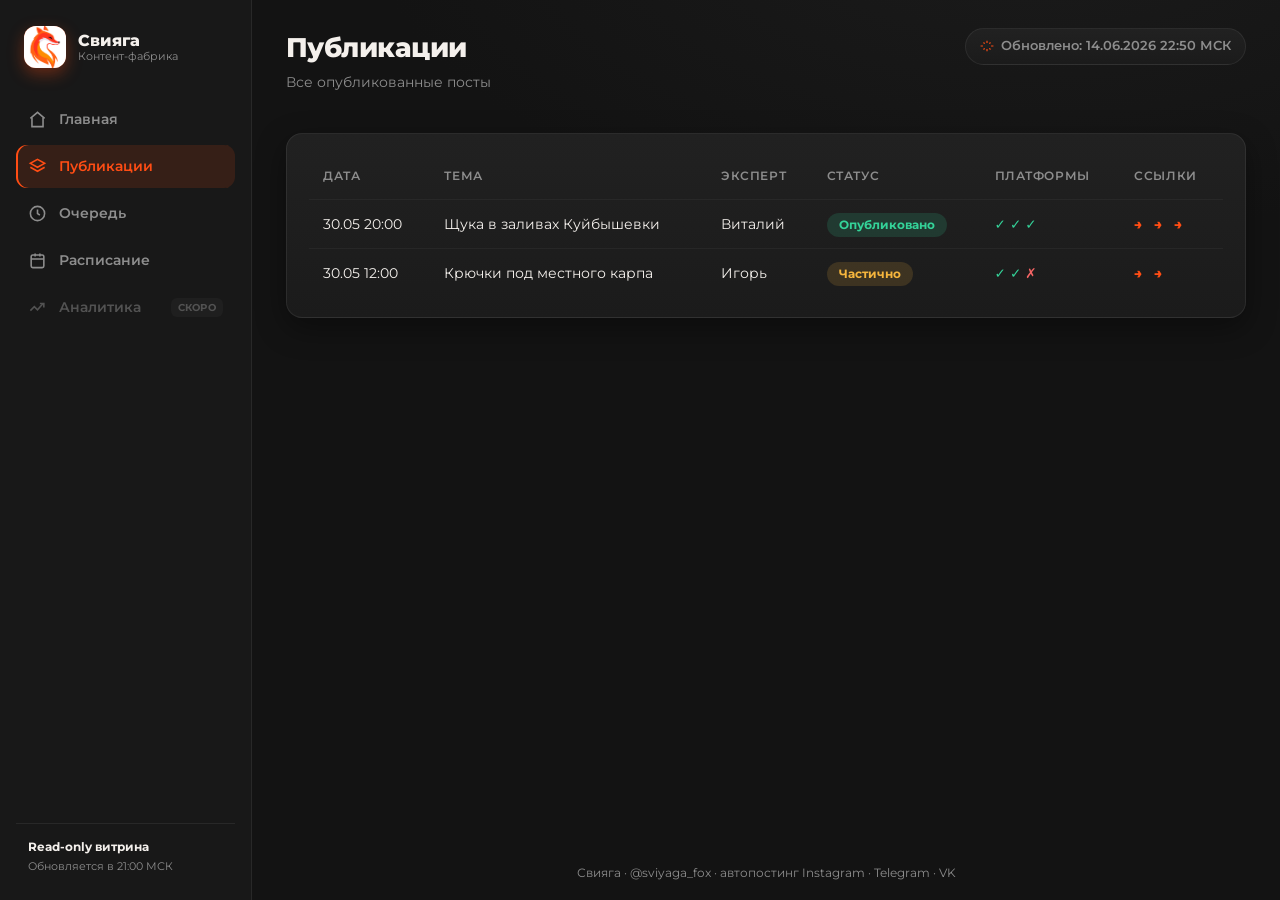
<file: posts.html>
<!DOCTYPE html>
<html lang="ru">
<head>
  <meta charset="utf-8">
  <meta name="viewport" content="width=device-width, initial-scale=1">
  <meta name="robots" content="noindex, nofollow">
  <title>Свияга · Публикации</title>
  <link rel="preconnect" href="https://fonts.googleapis.com">
  <link href="https://fonts.googleapis.com/css2?family=Montserrat:wght@400;500;600;700;800&display=swap" rel="stylesheet">
  <link rel="stylesheet" href="static/style.css">
</head>
<body>
  <div class="app">
    <aside class="sidebar">
      <div class="brand">
        <span class="brand-logo"><img src="static/logo.png" alt="" onerror="this.parentNode.textContent='🦊'"></span>
        <span class="brand-txt"><b>Свияга</b><i>Контент-фабрика</i></span>
      </div>
      <nav class="side-nav"><a href="index.html" class=""><svg viewBox="0 0 24 24" fill="none" stroke-width="2"><path d="M3 10.5 12 3l9 7.5"/><path d="M5 9.5V21h14V9.5"/></svg><span>Главная</span></a><a href="posts.html" class="active"><svg viewBox="0 0 24 24" fill="none" stroke-width="2"><path d="m12 3 9 5-9 5-9-5 9-5Z"/><path d="m3 13 9 5 9-5"/></svg><span>Публикации</span></a><a href="queue.html" class=""><svg viewBox="0 0 24 24" fill="none" stroke-width="2"><circle cx="12" cy="12" r="9"/><path d="M12 7v5l3 2"/></svg><span>Очередь</span></a><a href="schedule.html" class=""><svg viewBox="0 0 24 24" fill="none" stroke-width="2"><rect x="4" y="5" width="16" height="16" rx="2"/><path d="M4 10h16M9 3v4M15 3v4"/></svg><span>Расписание</span></a><a class="soon"><svg viewBox="0 0 24 24" fill="none" stroke-width="2"><path d="m3 16 5-5 4 4 7-8"/><path d="M15 7h5v5"/></svg><span>Аналитика</span><span class="soon-badge">СКОРО</span></a></nav>
      <div class="side-foot">
        <div class="side-note">Read-only витрина</div>
        <div class="side-sub">Обновляется в 21:00 МСК</div>
      </div>
    </aside>

    <main class="content">
      <header class="page-head">
        <div>
          <h1>Публикации</h1>
          <p class="page-sub">Все опубликованные посты</p>
        </div>
        <div class="updated"><svg viewBox="0 0 24 24" fill="none" stroke-width="2"><path d="M12 3v4M12 17v4M5 12H1M23 12h-4M6 6l2 2M18 18l-2-2M6 18l2-2M18 6l-2 2"/></svg> Обновлено: 14.06.2026 22:50 МСК</div>
      </header>
      <section class="panel"><table class="tbl"><thead><tr><th>Дата</th><th>Тема</th><th>Эксперт</th><th>Статус</th><th>Платформы</th><th>Ссылки</th></tr></thead><tbody><tr><td>30.05 20:00</td><td>Щука в заливах Куйбышевки</td><td>Виталий</td><td><span class='pill ok'>Опубликовано</span></td><td class='st'><span class="b b-ok">✓</span> <span class="b b-ok">✓</span> <span class="b b-ok">✓</span></td><td class='lk'><a href="https://instagram.com/p/ABC123" target="_blank" rel="noopener" title="Instagram">→</a> <a href="https://t.me/sviyaga_fox/42" target="_blank" rel="noopener" title="Telegram">→</a> <a href="https://vk.com/wall-225285016_15" target="_blank" rel="noopener" title="VK">→</a></td></tr><tr><td>30.05 12:00</td><td>Крючки под местного карпа</td><td>Игорь</td><td><span class='pill warn'>Частично</span></td><td class='st'><span class="b b-ok">✓</span> <span class="b b-ok">✓</span> <span class="b b-err">✗</span></td><td class='lk'><a href="https://instagram.com/p/XYZ" target="_blank" rel="noopener" title="Instagram">→</a> <a href="https://t.me/sviyaga_fox/41" target="_blank" rel="noopener" title="Telegram">→</a></td></tr></tbody></table></section>
      <footer class="foot">Свияга · @sviyaga_fox · автопостинг Instagram · Telegram · VK</footer>
    </main>
  </div>
</body>
</html>
</file>
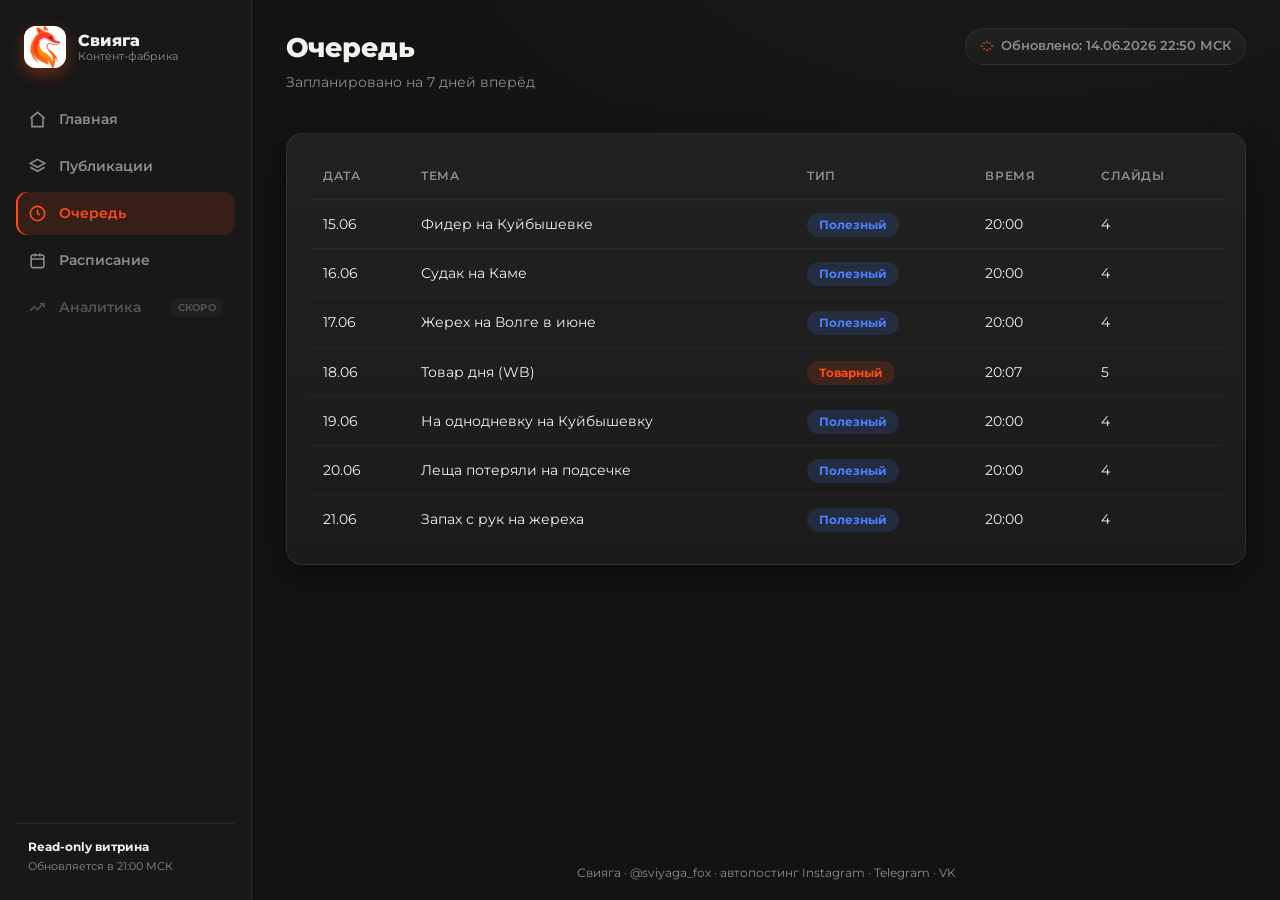
<file: queue.html>
<!DOCTYPE html>
<html lang="ru">
<head>
  <meta charset="utf-8">
  <meta name="viewport" content="width=device-width, initial-scale=1">
  <meta name="robots" content="noindex, nofollow">
  <title>Свияга · Очередь</title>
  <link rel="preconnect" href="https://fonts.googleapis.com">
  <link href="https://fonts.googleapis.com/css2?family=Montserrat:wght@400;500;600;700;800&display=swap" rel="stylesheet">
  <link rel="stylesheet" href="static/style.css">
</head>
<body>
  <div class="app">
    <aside class="sidebar">
      <div class="brand">
        <span class="brand-logo"><img src="static/logo.png" alt="" onerror="this.parentNode.textContent='🦊'"></span>
        <span class="brand-txt"><b>Свияга</b><i>Контент-фабрика</i></span>
      </div>
      <nav class="side-nav"><a href="index.html" class=""><svg viewBox="0 0 24 24" fill="none" stroke-width="2"><path d="M3 10.5 12 3l9 7.5"/><path d="M5 9.5V21h14V9.5"/></svg><span>Главная</span></a><a href="posts.html" class=""><svg viewBox="0 0 24 24" fill="none" stroke-width="2"><path d="m12 3 9 5-9 5-9-5 9-5Z"/><path d="m3 13 9 5 9-5"/></svg><span>Публикации</span></a><a href="queue.html" class="active"><svg viewBox="0 0 24 24" fill="none" stroke-width="2"><circle cx="12" cy="12" r="9"/><path d="M12 7v5l3 2"/></svg><span>Очередь</span></a><a href="schedule.html" class=""><svg viewBox="0 0 24 24" fill="none" stroke-width="2"><rect x="4" y="5" width="16" height="16" rx="2"/><path d="M4 10h16M9 3v4M15 3v4"/></svg><span>Расписание</span></a><a class="soon"><svg viewBox="0 0 24 24" fill="none" stroke-width="2"><path d="m3 16 5-5 4 4 7-8"/><path d="M15 7h5v5"/></svg><span>Аналитика</span><span class="soon-badge">СКОРО</span></a></nav>
      <div class="side-foot">
        <div class="side-note">Read-only витрина</div>
        <div class="side-sub">Обновляется в 21:00 МСК</div>
      </div>
    </aside>

    <main class="content">
      <header class="page-head">
        <div>
          <h1>Очередь</h1>
          <p class="page-sub">Запланировано на 7 дней вперёд</p>
        </div>
        <div class="updated"><svg viewBox="0 0 24 24" fill="none" stroke-width="2"><path d="M12 3v4M12 17v4M5 12H1M23 12h-4M6 6l2 2M18 18l-2-2M6 18l2-2M18 6l-2 2"/></svg> Обновлено: 14.06.2026 22:50 МСК</div>
      </header>
      <section class="panel"><table class="tbl"><thead><tr><th>Дата</th><th>Тема</th><th>Тип</th><th>Время</th><th>Слайды</th></tr></thead><tbody><tr><td>15.06</td><td>Фидер на Куйбышевке</td><td><span class='pill use'>Полезный</span></td><td>20:00</td><td>4</td></tr><tr><td>16.06</td><td>Судак на Каме</td><td><span class='pill use'>Полезный</span></td><td>20:00</td><td>4</td></tr><tr><td>17.06</td><td>Жерех на Волге в июне</td><td><span class='pill use'>Полезный</span></td><td>20:00</td><td>4</td></tr><tr><td>18.06</td><td>Товар дня (WB)</td><td><span class='pill prod'>Товарный</span></td><td>20:07</td><td>5</td></tr><tr><td>19.06</td><td>На однодневку на Куйбышевку</td><td><span class='pill use'>Полезный</span></td><td>20:00</td><td>4</td></tr><tr><td>20.06</td><td>Леща потеряли на подсечке</td><td><span class='pill use'>Полезный</span></td><td>20:00</td><td>4</td></tr><tr><td>21.06</td><td>Запах с рук на жереха</td><td><span class='pill use'>Полезный</span></td><td>20:00</td><td>4</td></tr></tbody></table></section>
      <footer class="foot">Свияга · @sviyaga_fox · автопостинг Instagram · Telegram · VK</footer>
    </main>
  </div>
</body>
</html>
</file>
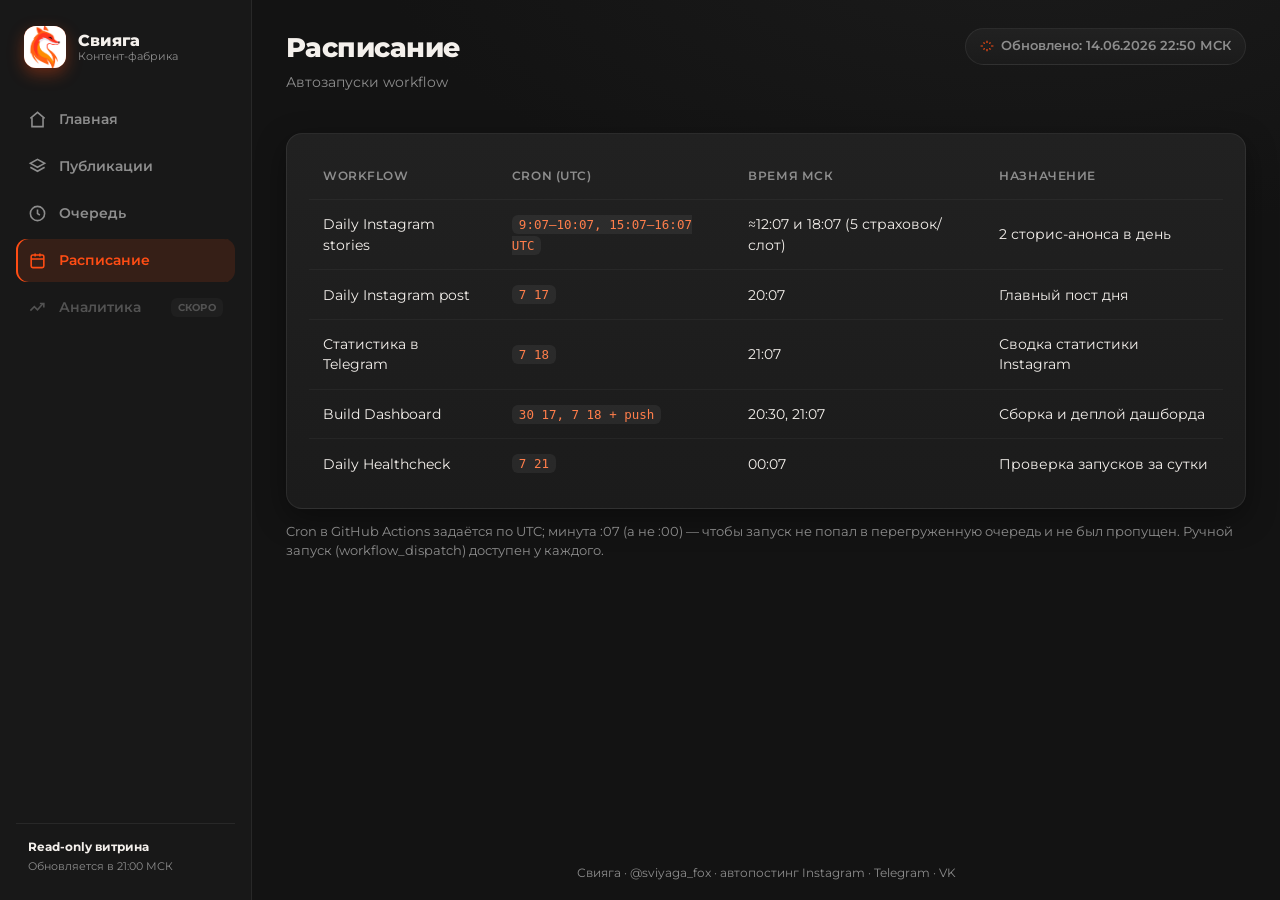
<file: schedule.html>
<!DOCTYPE html>
<html lang="ru">
<head>
  <meta charset="utf-8">
  <meta name="viewport" content="width=device-width, initial-scale=1">
  <meta name="robots" content="noindex, nofollow">
  <title>Свияга · Расписание</title>
  <link rel="preconnect" href="https://fonts.googleapis.com">
  <link href="https://fonts.googleapis.com/css2?family=Montserrat:wght@400;500;600;700;800&display=swap" rel="stylesheet">
  <link rel="stylesheet" href="static/style.css">
</head>
<body>
  <div class="app">
    <aside class="sidebar">
      <div class="brand">
        <span class="brand-logo"><img src="static/logo.png" alt="" onerror="this.parentNode.textContent='🦊'"></span>
        <span class="brand-txt"><b>Свияга</b><i>Контент-фабрика</i></span>
      </div>
      <nav class="side-nav"><a href="index.html" class=""><svg viewBox="0 0 24 24" fill="none" stroke-width="2"><path d="M3 10.5 12 3l9 7.5"/><path d="M5 9.5V21h14V9.5"/></svg><span>Главная</span></a><a href="posts.html" class=""><svg viewBox="0 0 24 24" fill="none" stroke-width="2"><path d="m12 3 9 5-9 5-9-5 9-5Z"/><path d="m3 13 9 5 9-5"/></svg><span>Публикации</span></a><a href="queue.html" class=""><svg viewBox="0 0 24 24" fill="none" stroke-width="2"><circle cx="12" cy="12" r="9"/><path d="M12 7v5l3 2"/></svg><span>Очередь</span></a><a href="schedule.html" class="active"><svg viewBox="0 0 24 24" fill="none" stroke-width="2"><rect x="4" y="5" width="16" height="16" rx="2"/><path d="M4 10h16M9 3v4M15 3v4"/></svg><span>Расписание</span></a><a class="soon"><svg viewBox="0 0 24 24" fill="none" stroke-width="2"><path d="m3 16 5-5 4 4 7-8"/><path d="M15 7h5v5"/></svg><span>Аналитика</span><span class="soon-badge">СКОРО</span></a></nav>
      <div class="side-foot">
        <div class="side-note">Read-only витрина</div>
        <div class="side-sub">Обновляется в 21:00 МСК</div>
      </div>
    </aside>

    <main class="content">
      <header class="page-head">
        <div>
          <h1>Расписание</h1>
          <p class="page-sub">Автозапуски workflow</p>
        </div>
        <div class="updated"><svg viewBox="0 0 24 24" fill="none" stroke-width="2"><path d="M12 3v4M12 17v4M5 12H1M23 12h-4M6 6l2 2M18 18l-2-2M6 18l2-2M18 6l-2 2"/></svg> Обновлено: 14.06.2026 22:50 МСК</div>
      </header>
      <section class="panel"><table class="tbl"><thead><tr><th>Workflow</th><th>Cron (UTC)</th><th>Время МСК</th><th>Назначение</th></tr></thead><tbody><tr><td>Daily Instagram stories</td><td><code>9:07–10:07, 15:07–16:07 UTC</code></td><td>≈12:07 и 18:07 (5 страховок/слот)</td><td>2 сторис-анонса в день</td></tr><tr><td>Daily Instagram post</td><td><code>7 17</code></td><td>20:07</td><td>Главный пост дня</td></tr><tr><td>Статистика в Telegram</td><td><code>7 18</code></td><td>21:07</td><td>Сводка статистики Instagram</td></tr><tr><td>Build Dashboard</td><td><code>30 17, 7 18 + push</code></td><td>20:30, 21:07</td><td>Сборка и деплой дашборда</td></tr><tr><td>Daily Healthcheck</td><td><code>7 21</code></td><td>00:07</td><td>Проверка запусков за сутки</td></tr></tbody></table></section><p class="sched-note">Cron в GitHub Actions задаётся по UTC; минута :07 (а не :00) — чтобы запуск не попал в перегруженную очередь и не был пропущен. Ручной запуск (workflow_dispatch) доступен у каждого.</p>
      <footer class="foot">Свияга · @sviyaga_fox · автопостинг Instagram · Telegram · VK</footer>
    </main>
  </div>
</body>
</html>
</file>
<file: static/style.css>
:root {
  --bg: #131313;
  --sidebar: #181818;
  --card-a: #212121;
  --card-b: #1b1b1b;
  --line: rgba(255, 255, 255, .07);
  --line-soft: rgba(255, 255, 255, .04);
  --accent: #FF4D14;
  --accent-2: #ff7e4b;
  --accent-soft: rgba(255, 77, 20, .13);
  --text: #F4F0EC;
  --muted: #8d8d8d;
  --ok: #34d399;
  --warn: #f5b53d;
  --err: #f56565;
  --ig: #E1306C;
  --tg: #2AABEE;
  --vk: #4d7fff;
  --shadow: 0 10px 30px rgba(0, 0, 0, .38);
}
* { box-sizing: border-box; margin: 0; padding: 0; }
html, body { height: 100%; }
body {
  background: radial-gradient(1200px 600px at 80% -10%, #1b1b1b 0%, var(--bg) 55%) fixed;
  color: var(--text);
  font-family: "Montserrat", system-ui, sans-serif;
  font-size: 14px; line-height: 1.5;
  -webkit-font-smoothing: antialiased;
}
a { color: inherit; text-decoration: none; }
svg { display: block; }

.app { display: flex; min-height: 100vh; }

/* ── Sidebar ───────────────────────────── */
.sidebar {
  width: 252px; flex-shrink: 0;
  background: var(--sidebar);
  border-right: 1px solid var(--line);
  display: flex; flex-direction: column;
  padding: 22px 16px;
  position: sticky; top: 0; height: 100vh;
}
.brand { display: flex; align-items: center; gap: 12px; padding: 4px 8px 24px; }
.brand-logo {
  width: 42px; height: 42px; border-radius: 12px;
  background: linear-gradient(135deg, var(--accent), var(--accent-2));
  display: flex; align-items: center; justify-content: center;
  font-size: 20px; overflow: hidden; flex-shrink: 0;
  box-shadow: 0 6px 16px rgba(255, 77, 20, .35);
}
.brand-logo img { width: 100%; height: 100%; object-fit: cover; }
.brand-txt { display: flex; flex-direction: column; line-height: 1.2; }
.brand-txt b { font-size: 16px; font-weight: 800; }
.brand-txt i { font-style: normal; font-size: 11px; color: var(--muted); }

.side-nav { display: flex; flex-direction: column; gap: 4px; margin-top: 6px; }
.side-nav a {
  display: flex; align-items: center; gap: 12px;
  padding: 11px 12px; border-radius: 11px;
  color: var(--muted); font-weight: 600; font-size: 14px;
  transition: background .15s, color .15s;
}
.side-nav a svg { width: 19px; height: 19px; stroke: currentColor; }
.side-nav a:hover { color: var(--text); background: rgba(255, 255, 255, .04); }
.side-nav a.active { color: var(--accent); background: var(--accent-soft); box-shadow: inset 2px 0 0 var(--accent); }
.side-nav a.soon { cursor: default; opacity: .5; }
.side-nav a.soon:hover { background: none; color: var(--muted); }
.soon-badge {
  margin-left: auto; font-size: 10px; font-weight: 700; letter-spacing: .03em;
  background: rgba(255, 255, 255, .06); color: var(--muted); padding: 2px 7px; border-radius: 6px;
}
.side-foot { margin-top: auto; padding: 14px 12px 4px; border-top: 1px solid var(--line); }
.side-note { font-weight: 700; font-size: 12px; }
.side-sub { color: var(--muted); font-size: 11px; margin-top: 2px; }

/* ── Content ───────────────────────────── */
.content { flex: 1; min-width: 0; padding: 28px 34px 18px; display: flex; flex-direction: column; }
.page-head { display: flex; align-items: flex-start; justify-content: space-between; gap: 16px; margin-bottom: 22px; }
.page-head h1 { font-size: 27px; font-weight: 800; letter-spacing: -.02em; }
.page-sub { color: var(--muted); font-size: 14px; margin-top: 3px; }
.updated {
  display: inline-flex; align-items: center; gap: 7px; white-space: nowrap;
  color: var(--muted); font-size: 12.5px; font-weight: 600;
  background: linear-gradient(180deg, var(--card-a), var(--card-b));
  border: 1px solid var(--line); padding: 8px 14px; border-radius: 999px;
}
.updated svg { width: 14px; height: 14px; stroke: var(--accent); }

/* ── Banner ────────────────────────────── */
.banner {
  display: flex; align-items: center; gap: 14px;
  background: linear-gradient(180deg, rgba(255,77,20,.10), rgba(255,77,20,.04));
  border: 1px solid rgba(255, 77, 20, .28);
  border-left: 3px solid var(--accent);
  border-radius: 14px; padding: 15px 18px; margin-bottom: 18px;
}
.banner-ico { width: 38px; height: 38px; border-radius: 11px; flex-shrink: 0;
  background: var(--accent-soft); display: flex; align-items: center; justify-content: center; }
.banner-ico svg { width: 19px; height: 19px; stroke: var(--accent); }
.banner-txt { display: flex; flex-direction: column; min-width: 0; }
.banner-txt b { font-size: 14px; }
.banner-txt span { color: var(--muted); font-size: 13px; overflow: hidden; text-overflow: ellipsis; white-space: nowrap; }
.banner-tag { margin-left: auto; font-size: 11.5px; font-weight: 700; color: var(--accent);
  background: var(--accent-soft); padding: 5px 12px; border-radius: 999px; white-space: nowrap; }

/* ── Cards / panels ────────────────────── */
.card {
  background: linear-gradient(180deg, var(--card-a), var(--card-b));
  border: 1px solid var(--line); border-radius: 16px; box-shadow: var(--shadow);
}
.stats { display: grid; grid-template-columns: repeat(4, 1fr); gap: 16px; }
.stat { composes: card; padding: 18px 20px;
  background: linear-gradient(180deg, var(--card-a), var(--card-b));
  border: 1px solid var(--line); border-radius: 16px; box-shadow: var(--shadow);
  transition: transform .15s, border-color .15s; }
.stat:hover { transform: translateY(-2px); border-color: rgba(255, 255, 255, .14); }
.stat-top { display: flex; align-items: flex-start; justify-content: space-between; }
.stat .lbl { color: var(--muted); font-size: 13px; font-weight: 600; }
.stat .num { font-size: 33px; font-weight: 800; margin-top: 12px; letter-spacing: -.02em; }
.ico { width: 40px; height: 40px; border-radius: 12px;
  display: flex; align-items: center; justify-content: center; flex-shrink: 0; }
.ico svg { width: 20px; height: 20px; stroke: #fff; }
.ico.blue  { background: linear-gradient(135deg, rgba(77,127,255,.28), rgba(77,127,255,.12)); } .ico.blue svg  { stroke: #7ea0ff; }
.ico.orange{ background: linear-gradient(135deg, rgba(255,77,20,.30), rgba(255,77,20,.12)); }    .ico.orange svg{ stroke: var(--accent-2); }
.ico.green { background: linear-gradient(135deg, rgba(52,211,153,.28), rgba(52,211,153,.12)); }  .ico.green svg { stroke: var(--ok); }
.ico.violet{ background: linear-gradient(135deg, rgba(167,139,250,.28), rgba(167,139,250,.12)); }.ico.violet svg{ stroke: #b39bff; }

.panel { background: linear-gradient(180deg, var(--card-a), var(--card-b));
  border: 1px solid var(--line); border-radius: 16px; box-shadow: var(--shadow);
  padding: 20px 22px; margin-top: 18px; }
.panel-head { display: flex; align-items: center; gap: 10px; margin-bottom: 18px; }
.panel-head .ph-ico { display: flex; }
.panel-head .ph-ico svg { width: 18px; height: 18px; stroke: var(--accent); }
.panel-head h2 { font-size: 16px; font-weight: 700; }
.panel-head .ph-link { margin-left: auto; color: var(--accent); font-size: 13px; font-weight: 600; }

.overview { display: grid; grid-template-columns: repeat(4, 1fr); gap: 12px; text-align: center; padding: 6px 0 2px; }
.ov + .ov { border-left: 1px solid var(--line-soft); }
.ov .ov-num { font-size: 30px; font-weight: 800; color: var(--accent); letter-spacing: -.02em; }
.ov .ov-lbl { color: var(--muted); font-size: 12.5px; margin-top: 4px; }

.cols { display: grid; grid-template-columns: 1fr 1fr; gap: 18px; margin-top: 18px; }

/* ── Platform bars ─────────────────────── */
.pbars { display: flex; flex-direction: column; gap: 15px; }
.pbar { display: grid; grid-template-columns: 150px 1fr 30px; align-items: center; gap: 14px; }
.pbar .pl { display: flex; align-items: center; gap: 11px; font-size: 13.5px; font-weight: 600; }
.pbadge { width: 26px; height: 26px; border-radius: 50%; flex-shrink: 0;
  display: flex; align-items: center; justify-content: center; color: #fff;
  font-size: 10px; font-weight: 800; }
.pbadge svg { width: 15px; height: 15px; stroke: #fff; }
.pbadge.instagram { background: linear-gradient(135deg, #f9ce34, #ee2a7b 45%, #6228d7); }
.pbadge.telegram_channel { background: var(--tg); }
.pbadge.vk { background: var(--vk); }
.track { background: rgba(255, 255, 255, .05); border-radius: 7px; height: 8px; overflow: hidden; }
.fill { height: 100%; border-radius: 7px; }
.fill.instagram { background: var(--ig); } .fill.telegram_channel { background: var(--tg); } .fill.vk { background: var(--vk); }
.pbar .pc { text-align: right; font-weight: 800; font-size: 14px; }

/* ── Feed (последние публикации) ───────── */
.feed { display: flex; flex-direction: column; }
.feed-item { display: flex; align-items: center; gap: 12px; padding: 13px 0; border-top: 1px solid var(--line-soft); }
.feed-item:first-child { border-top: none; padding-top: 2px; }
.feed-thumb { width: 46px; height: 46px; border-radius: 11px; flex-shrink: 0; overflow: hidden;
  background: #1a1a1a; border: 1px solid var(--line); display: flex; align-items: center; justify-content: center; }
.feed-thumb img { width: 100%; height: 100%; object-fit: cover; }
.feed-thumb img.fox { object-fit: contain; padding: 7px; opacity: .92; }
.feed-main { min-width: 0; flex: 1; }
.feed-ttl { font-weight: 600; font-size: 14px; white-space: nowrap; overflow: hidden; text-overflow: ellipsis; }
.feed-sub { color: var(--muted); font-size: 12.5px; margin-top: 3px; }
.mini { display: flex; gap: 6px; margin-top: 7px; }
.mb { width: 18px; height: 18px; border-radius: 50%; display: flex; align-items: center; justify-content: center; color: #fff; font-size: 8px; font-weight: 800; }
.mb svg { width: 11px; height: 11px; stroke: #fff; }
.mb.instagram { background: linear-gradient(135deg, #f9ce34, #ee2a7b 45%, #6228d7); }
.mb.telegram_channel { background: var(--tg); }
.mb.vk { background: var(--vk); }

/* ── Pills ─────────────────────────────── */
.pill { font-size: 11.5px; font-weight: 700; padding: 5px 12px; border-radius: 999px; white-space: nowrap; }
.pill.ok   { background: rgba(52,211,153,.15);  color: var(--ok); }
.pill.warn { background: rgba(245,181,61,.15);  color: var(--warn); }
.pill.err  { background: rgba(245,101,101,.15); color: var(--err); }
.pill.prod { background: rgba(255,77,20,.15);   color: var(--accent); }
.pill.use  { background: rgba(77,127,255,.15);  color: var(--vk); }

.empty { color: var(--muted); padding: 26px 0; text-align: center; }

/* ── Tables ────────────────────────────── */
.tbl { width: 100%; border-collapse: collapse; }
.tbl th, .tbl td { padding: 14px; text-align: left; border-bottom: 1px solid var(--line-soft); font-size: 13.5px; }
.tbl th { color: var(--muted); font-size: 11.5px; font-weight: 600; text-transform: uppercase; letter-spacing: .05em; }
.tbl tr:last-child td { border-bottom: none; }
.tbl .b { font-weight: 800; }
.b-ok { color: var(--ok); } .b-err { color: var(--err); } .b-skip { color: var(--muted); }
.tbl .lk a { color: var(--accent); font-weight: 800; margin-right: 8px; }
.tbl tbody tr { transition: background .12s; }
.tbl tbody tr:hover { background: rgba(255, 255, 255, .03); }

.tbl code { background: rgba(255, 255, 255, .06); padding: 2px 7px; border-radius: 6px;
  font-size: 12.5px; color: var(--accent-2); }
.sched-note { color: var(--muted); font-size: 12.5px; margin-top: 14px; }

.foot { margin-top: auto; padding-top: 24px; color: var(--muted); font-size: 12px; text-align: center; }

/* ── Responsive ────────────────────────── */
@media (max-width: 900px) {
  .stats { grid-template-columns: repeat(2, 1fr); }
  .overview { grid-template-columns: repeat(2, 1fr); gap: 18px; }
  .ov + .ov { border-left: none; }
  .cols { grid-template-columns: 1fr; }
}
@media (max-width: 640px) {
  .sidebar { display: none; }
  .content { padding: 18px; }
  .page-head { flex-direction: column; }
  .stats { grid-template-columns: 1fr 1fr; }
}

/* ── Social MVP: статистика платформ / ближайшие / рекомендации ── */
.sa-grid { grid-template-columns: repeat(3, 1fr); gap: 16px 24px; }
.sa-err { margin-top: 14px; color: var(--warn); font-size: 12.5px; }

.pcards { display: grid; grid-template-columns: repeat(3, 1fr); gap: 16px; }
.pcard { background: var(--card-b); border: 1px solid var(--line); border-radius: 16px; padding: 16px; }
.pc-head { display: flex; align-items: center; gap: 10px; }
.pc-name { font-weight: 700; }
.pc-mock { margin-left: auto; font-size: 10px; color: var(--muted); border: 1px solid var(--line);
  padding: 1px 7px; border-radius: 999px; text-transform: uppercase; }
.pc-foll { color: var(--muted); font-size: 12.5px; margin: 10px 0 8px; }
.pc-d { color: var(--ok); font-weight: 700; }
.pc-rows { display: flex; flex-direction: column; gap: 7px; }
.pc-row { display: flex; justify-content: space-between; font-size: 13px; }
.pc-row span { color: var(--muted); }

.uplist { display: flex; flex-direction: column; gap: 10px; }
.up-item { display: flex; align-items: center; gap: 14px; padding: 12px;
  background: var(--card-b); border: 1px solid var(--line); border-radius: 14px; }
.up-thumb { width: 42px; height: 42px; flex-shrink: 0; border-radius: 10px; background: var(--accent-soft);
  display: flex; align-items: center; justify-content: center; }
.up-thumb svg { width: 20px; height: 20px; stroke: var(--accent); }
.up-main { flex: 1; min-width: 0; }
.up-ttl { font-weight: 700; }
.up-sub { color: var(--muted); font-size: 12px; margin-top: 2px; }
.up-act { display: flex; flex-direction: column; gap: 6px; }
.pill.scheduled { background: rgba(77,127,255,.15); color: var(--vk); }

.btn { background: var(--accent); color: #fff; border: none; border-radius: 9px;
  padding: 7px 13px; font: inherit; font-size: 12.5px; font-weight: 700; cursor: pointer; white-space: nowrap; }
.btn:hover { filter: brightness(1.07); }
.btn.ghost { background: transparent; color: var(--text); border: 1px solid var(--line); }
.btn.danger { color: var(--err); border-color: rgba(245,101,101,.4); }

.recos { display: flex; flex-direction: column; gap: 10px; }
.reco { background: var(--card-b); border: 1px solid var(--line); border-left: 3px solid var(--muted);
  border-radius: 12px; padding: 12px 14px; }
.reco-high { border-left-color: var(--err); }
.reco-medium { border-left-color: var(--warn); }
.reco-low { border-left-color: var(--ok); }
.reco-top { display: flex; justify-content: space-between; align-items: center; gap: 8px; }
.reco-ttl { font-weight: 700; }
.reco-prio { font-size: 10px; text-transform: uppercase; padding: 2px 8px; border-radius: 999px; }
.reco-prio.high { background: rgba(245,101,101,.16); color: var(--err); }
.reco-prio.medium { background: rgba(245,181,61,.16); color: var(--warn); }
.reco-prio.low { background: rgba(52,211,153,.16); color: var(--ok); }
.reco-desc { color: var(--muted); font-size: 12.5px; margin: 6px 0; }
.reco-act { font-size: 12.5px; margin-bottom: 10px; }

/* Drawer редактирования */
.sv-bg { position: fixed; inset: 0; background: rgba(0,0,0,.5); opacity: 0; pointer-events: none;
  transition: opacity .18s; z-index: 40; }
.sv-bg.open { opacity: 1; pointer-events: auto; }
.sv-drawer { position: fixed; top: 0; right: 0; height: 100%; width: 420px; max-width: 92vw;
  background: var(--sidebar); border-left: 1px solid var(--line); box-shadow: var(--shadow);
  transform: translateX(100%); transition: transform .2s; z-index: 41; padding: 20px;
  overflow-y: auto; display: flex; flex-direction: column; gap: 12px; }
.sv-drawer.open { transform: translateX(0); }
.sv-dhead { display: flex; justify-content: space-between; align-items: center; }
.sv-drawer label { display: flex; flex-direction: column; gap: 5px; font-size: 12px; color: var(--muted); }
.sv-drawer input, .sv-drawer textarea, .sv-drawer select { background: var(--card-a);
  border: 1px solid var(--line); border-radius: 9px; padding: 9px 11px; color: var(--text);
  font: inherit; font-size: 13.5px; }
.sv-row { display: flex; gap: 12px; } .sv-row label { flex: 1; }
.sv-plats { display: flex; align-items: center; gap: 14px; flex-wrap: wrap; font-size: 13px; }
.sv-plats label { flex-direction: row; align-items: center; gap: 6px; color: var(--text); }
.sv-cfg { border-top: 1px dashed var(--line); padding-top: 12px; display: flex; flex-direction: column; gap: 10px; }
.sv-actions { display: flex; flex-wrap: wrap; gap: 8px; margin-top: 6px; }
.sv-msg { font-size: 12.5px; color: var(--accent-2); min-height: 16px; }

@media (max-width: 900px) {
  .pcards, .sa-grid { grid-template-columns: 1fr; }
  .up-item { flex-wrap: wrap; } .up-act { flex-direction: row; }
}
</file>
